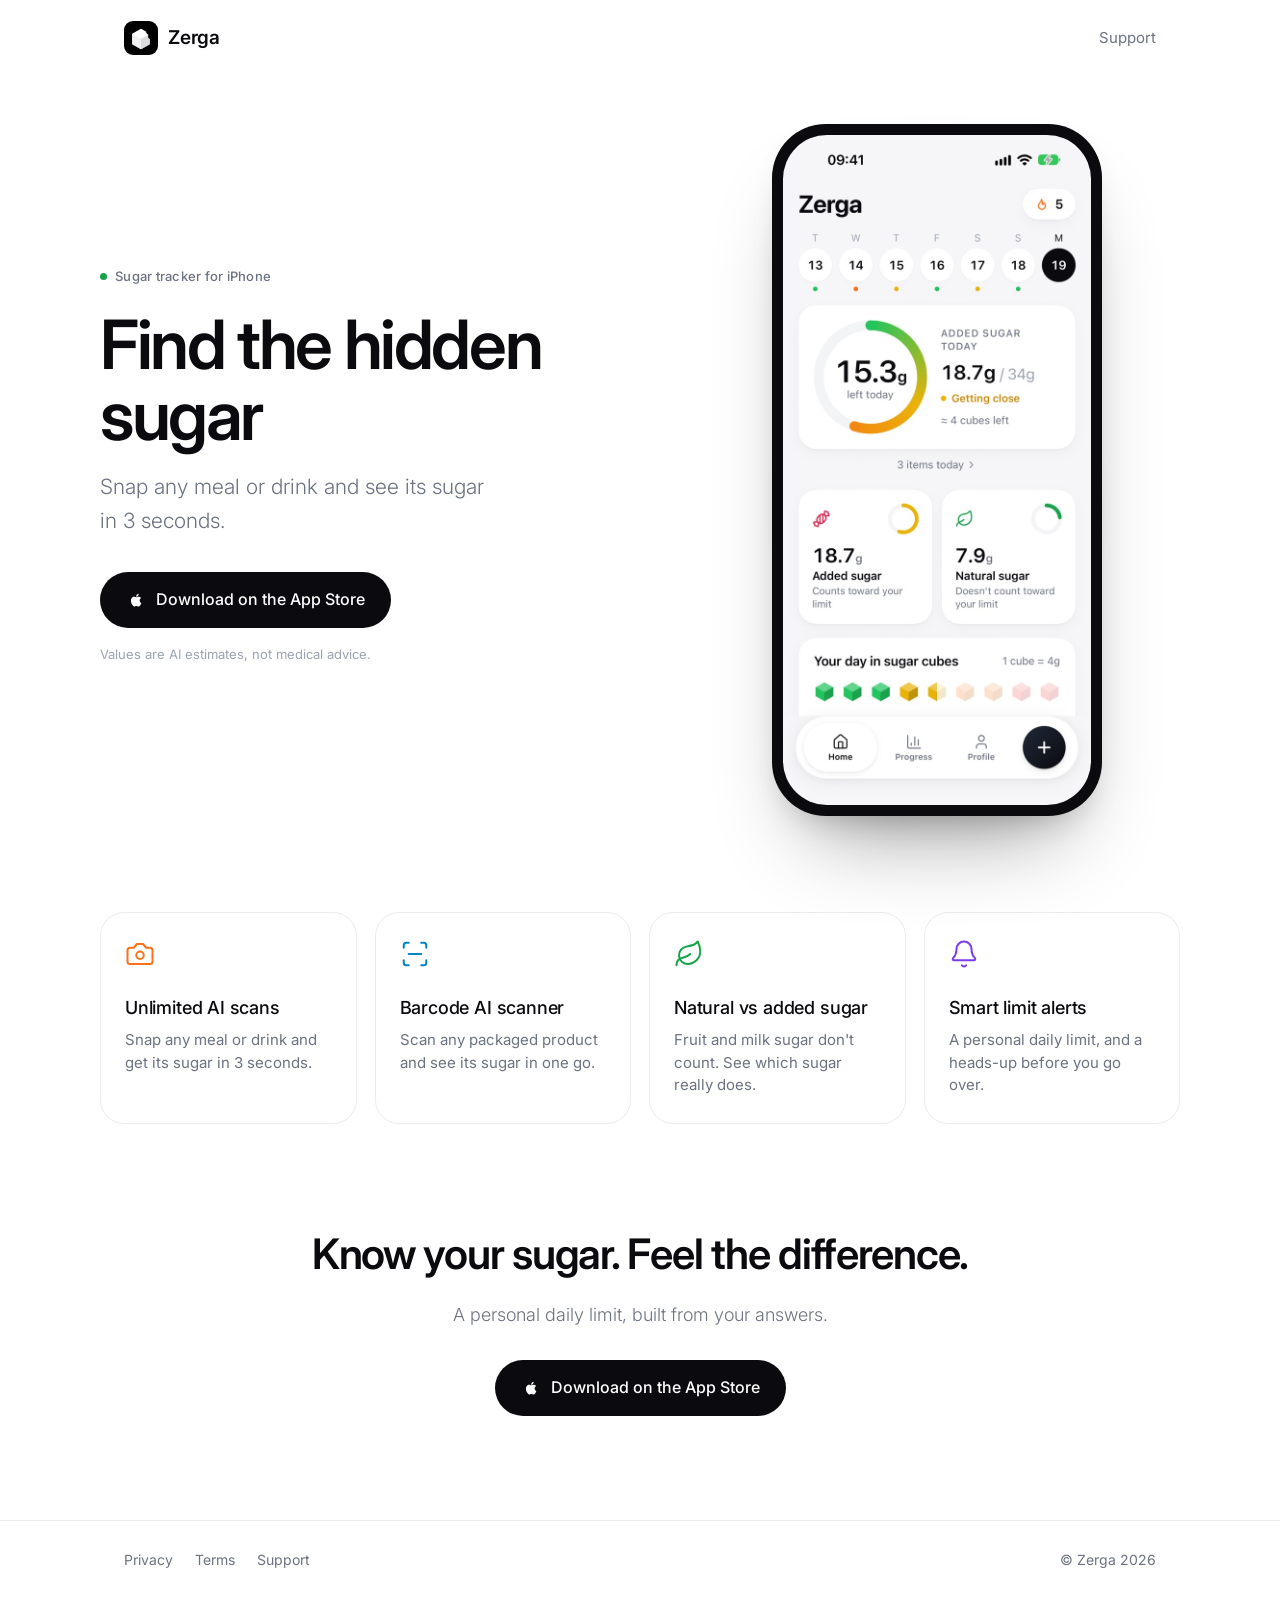
<file: index.html>
<!doctype html>
<html lang="en">
<head>
<meta charset="utf-8">
<meta name="viewport" content="width=device-width, initial-scale=1, viewport-fit=cover">
<title>Zerga · Find the hidden sugar</title>
<meta name="description" content="Snap any meal or drink and see its sugar in 3 seconds. Natural vs added sugar, a personal daily limit and smart alerts.">
<link rel="canonical" href="https://getzerga.com/">
<meta name="theme-color" content="#ffffff">
<meta property="og:title" content="Zerga · Find the hidden sugar">
<meta property="og:description" content="Snap any meal or drink and see its sugar in 3 seconds. Natural vs added sugar, a personal daily limit and smart alerts.">
<meta property="og:url" content="https://getzerga.com/">
<meta property="og:image" content="https://getzerga.com/assets/og-icon.png">
<meta name="twitter:card" content="summary">
<link rel="icon" type="image/png" href="assets/favicon-64.png">
<link rel="apple-touch-icon" href="assets/apple-touch-icon.png">
<link rel="preconnect" href="https://fonts.googleapis.com">
<link rel="preconnect" href="https://fonts.gstatic.com" crossorigin>
<link rel="stylesheet" href="https://fonts.googleapis.com/css2?family=Inter:wght@300;400;500;600&display=swap">
<link rel="stylesheet" href="assets/site.css">
</head>
<body>
<header class="wrap top">
  <a class="brand" href="./"><img src="assets/zerga-icon.png" alt="" width="34" height="34">Zerga</a>
  <a class="top-link" href="support/">Support</a>
</header>
<main>
<section class="wrap hero">
  <div>
    <div class="eyebrow"><span class="dot"></span>Sugar tracker for iPhone</div>
    <h1>Find the hidden sugar</h1>
    <p class="lead">Snap any meal or drink and see its sugar in 3 seconds.</p>
    <a class="store" href="#" data-app-store><svg viewBox="0 0 24 24" fill="currentColor" aria-hidden="true"><path d="M16.37 12.6c.02 2.3 2.02 3.07 2.04 3.08-.02.05-.32 1.1-1.06 2.18-.64.93-1.3 1.86-2.35 1.88-1.03.02-1.36-.61-2.53-.61-1.18 0-1.55.59-2.52.63-1.01.04-1.78-1.01-2.43-1.94-1.32-1.9-2.33-5.38-.98-7.73.67-1.17 1.88-1.9 3.18-1.92.99-.02 1.93.67 2.53.67.61 0 1.75-.83 2.95-.71.5.02 1.91.2 2.81 1.53-.07.05-1.68.98-1.66 2.94M14.43 6.98c.54-.65.9-1.56.8-2.46-.77.03-1.71.52-2.27 1.17-.5.58-.94 1.5-.82 2.39.86.07 1.74-.44 2.29-1.1"/></svg>Download on the App Store</a>
    <p class="note">Values are AI estimates, not medical advice.</p>
  </div>
  <div class="phone">
    <div class="phone-frame">
      <img src="assets/app-home.jpg" srcset="assets/app-home.jpg 640w, assets/app-home@2x.jpg 1080w" sizes="330px" width="640" height="1391" alt="Zerga home screen: 15.3 g of added sugar left today, added and natural sugar cards and sugar cubes" fetchpriority="high">
    </div>
  </div>
</section>
<section class="wrap features" aria-label="Features">
  <div class="feature"><svg viewBox="0 0 24 24" fill="none" stroke="#f97316" stroke-width="1.6" stroke-linecap="round" stroke-linejoin="round" aria-hidden="true"><path d="M14.5 4h-5L7 7H4a2 2 0 0 0-2 2v9a2 2 0 0 0 2 2h16a2 2 0 0 0 2-2V9a2 2 0 0 0-2-2h-3l-2.5-3z"/><circle cx="12" cy="13" r="3"/></svg><h3>Unlimited AI scans</h3><p>Snap any meal or drink and get its sugar in 3 seconds.</p></div>
  <div class="feature"><svg viewBox="0 0 24 24" fill="none" stroke="#0284c7" stroke-width="1.6" stroke-linecap="round" stroke-linejoin="round" aria-hidden="true"><path d="M3 7V5a2 2 0 0 1 2-2h2"/><path d="M17 3h2a2 2 0 0 1 2 2v2"/><path d="M21 17v2a2 2 0 0 1-2 2h-2"/><path d="M7 21H5a2 2 0 0 1-2-2v-2"/><path d="M7 12h10"/></svg><h3>Barcode AI scanner</h3><p>Scan any packaged product and see its sugar in one go.</p></div>
  <div class="feature"><svg viewBox="0 0 24 24" fill="none" stroke="#16a34a" stroke-width="1.6" stroke-linecap="round" stroke-linejoin="round" aria-hidden="true"><path d="M11 20A7 7 0 0 1 9.8 6.1C15.5 5 17 4.48 19 2c1 2 2 4.18 2 8 0 5.5-4.78 10-10 10Z"/><path d="M2 21c0-3 1.85-5.36 5.08-6C9.5 14.52 12 13 13 12"/></svg><h3>Natural vs added sugar</h3><p>Fruit and milk sugar don't count. See which sugar really does.</p></div>
  <div class="feature"><svg viewBox="0 0 24 24" fill="none" stroke="#7c3aed" stroke-width="1.6" stroke-linecap="round" stroke-linejoin="round" aria-hidden="true"><path d="M10.268 21a2 2 0 0 0 3.464 0"/><path d="M3.262 15.326A1 1 0 0 0 4 17h16a1 1 0 0 0 .74-1.673C19.41 13.956 18 12.499 18 8A6 6 0 0 0 6 8c0 4.499-1.411 5.956-2.738 7.326"/></svg><h3>Smart limit alerts</h3><p>A personal daily limit, and a heads-up before you go over.</p></div>
</section>
<section class="wrap cta">
  <h2>Know your sugar. Feel the difference.</h2>
  <p>A personal daily limit, built from your answers.</p>
  <a class="store" href="#" data-app-store><svg viewBox="0 0 24 24" fill="currentColor" aria-hidden="true"><path d="M16.37 12.6c.02 2.3 2.02 3.07 2.04 3.08-.02.05-.32 1.1-1.06 2.18-.64.93-1.3 1.86-2.35 1.88-1.03.02-1.36-.61-2.53-.61-1.18 0-1.55.59-2.52.63-1.01.04-1.78-1.01-2.43-1.94-1.32-1.9-2.33-5.38-.98-7.73.67-1.17 1.88-1.9 3.18-1.92.99-.02 1.93.67 2.53.67.61 0 1.75-.83 2.95-.71.5.02 1.91.2 2.81 1.53-.07.05-1.68.98-1.66 2.94M14.43 6.98c.54-.65.9-1.56.8-2.46-.77.03-1.71.52-2.27 1.17-.5.58-.94 1.5-.82 2.39.86.07 1.74-.44 2.29-1.1"/></svg>Download on the App Store</a>
</section>
</main>
<script>
  // Paste the App Store link here once the app is live.
  const APP_STORE_URL = "";
  if (APP_STORE_URL) document.querySelectorAll("[data-app-store]").forEach((a) => (a.href = APP_STORE_URL));
</script>
<footer class="foot">
  <div class="wrap">
    <nav><a href="privacy/">Privacy</a><a href="terms/">Terms</a><a href="support/">Support</a></nav>
    <span>© Zerga 2026</span>
  </div>
</footer>
</body>
</html>
</file>
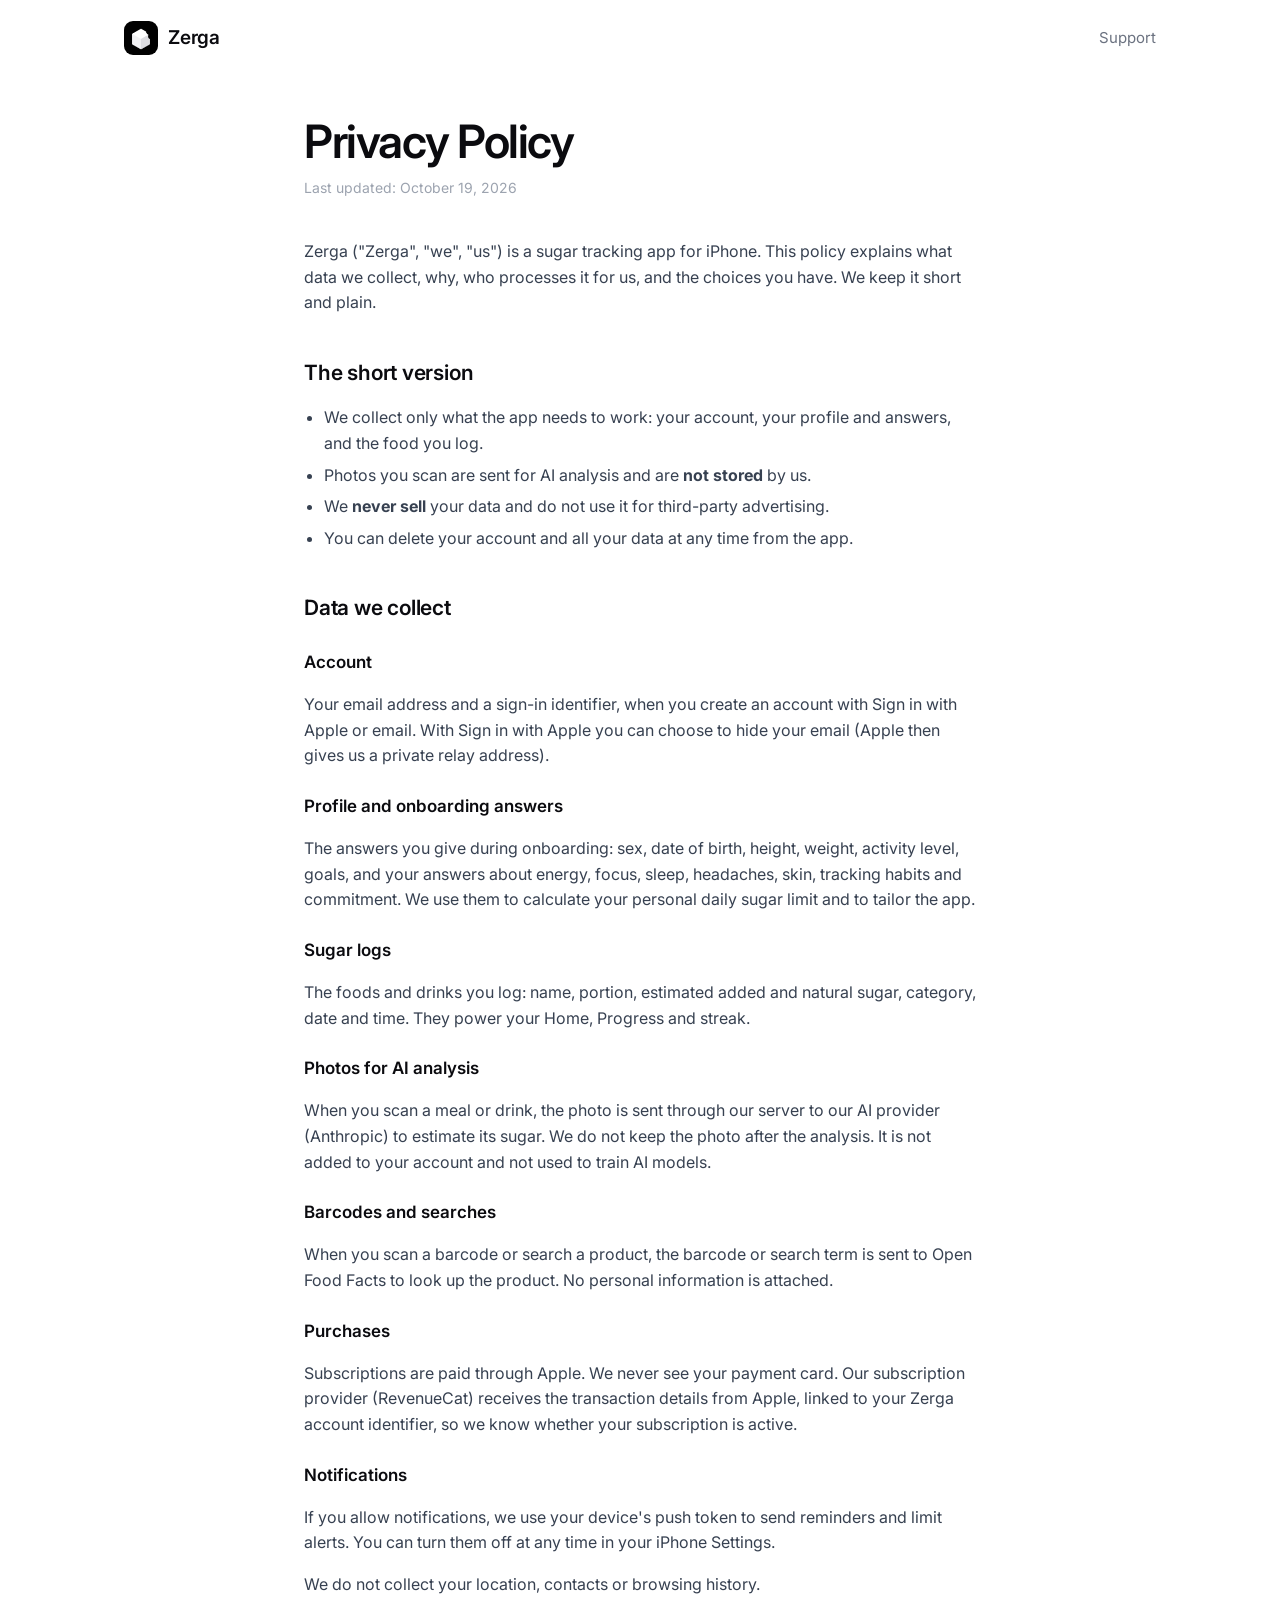
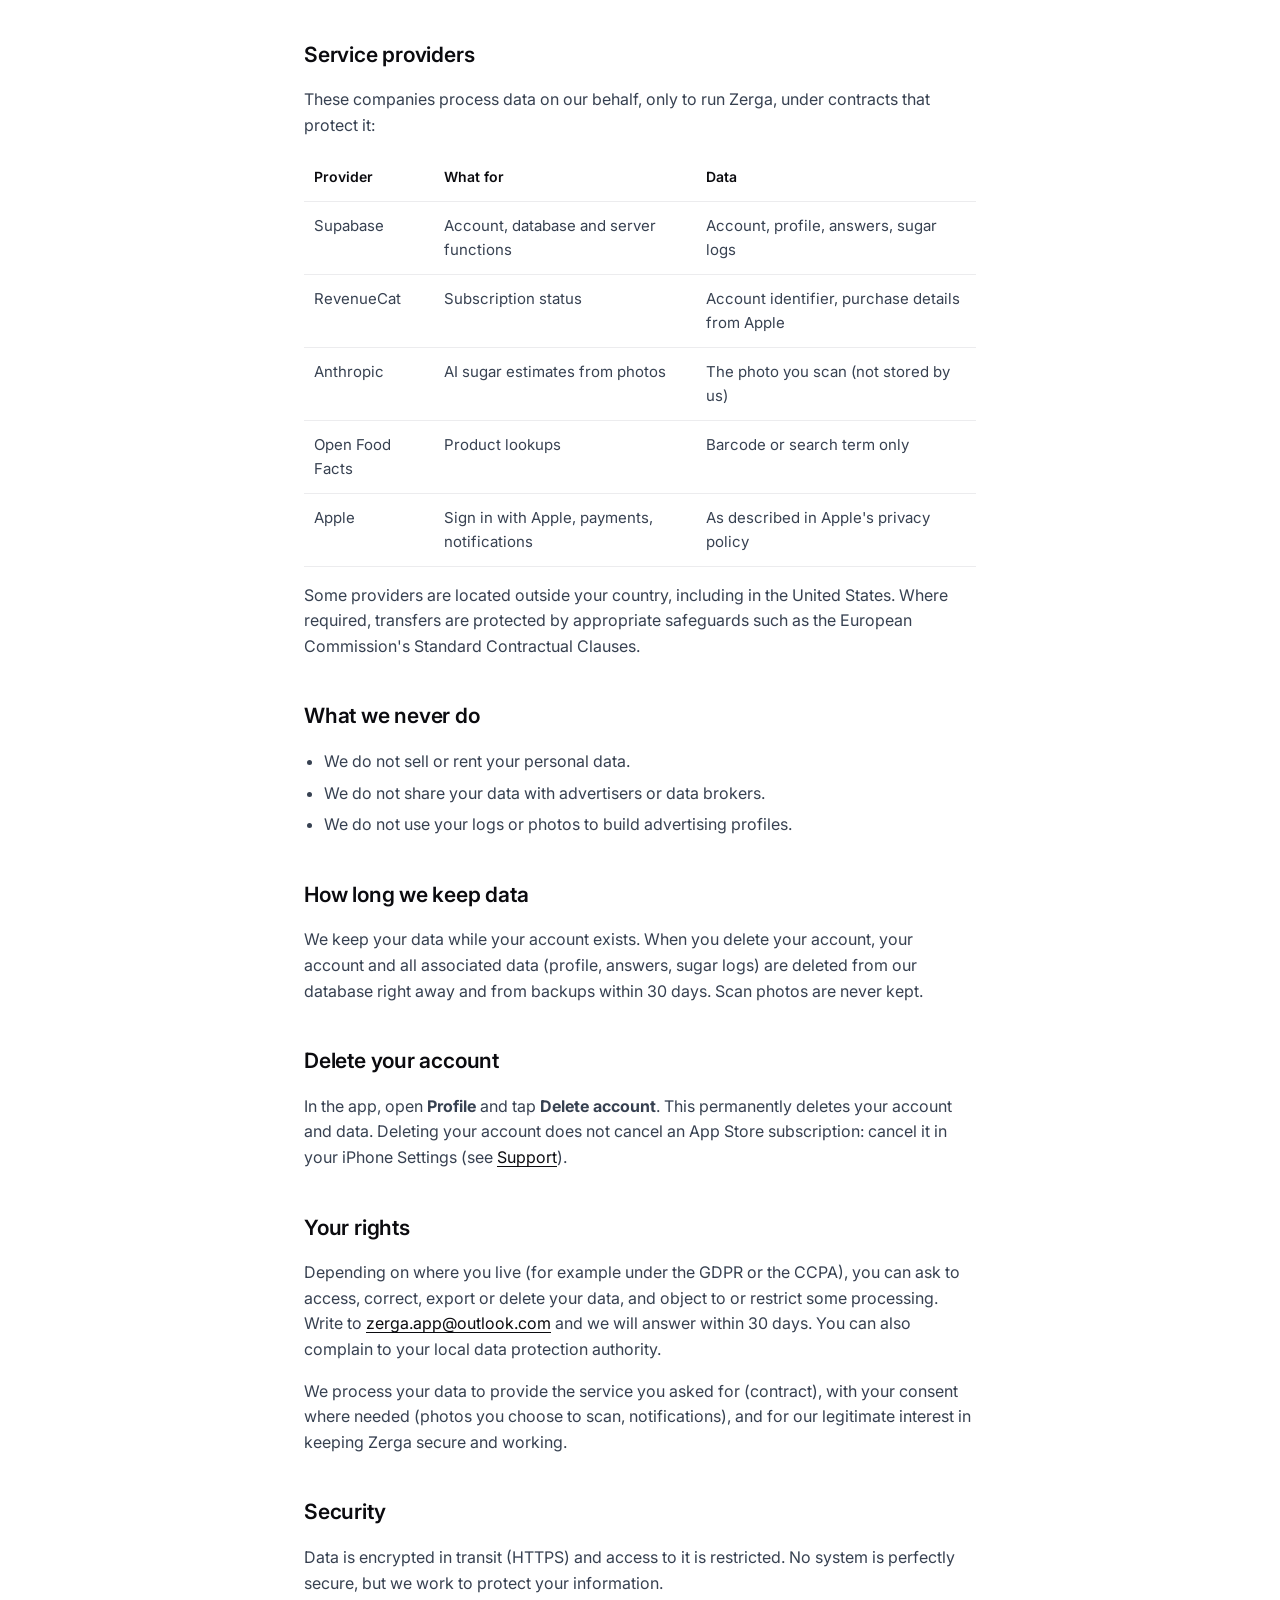
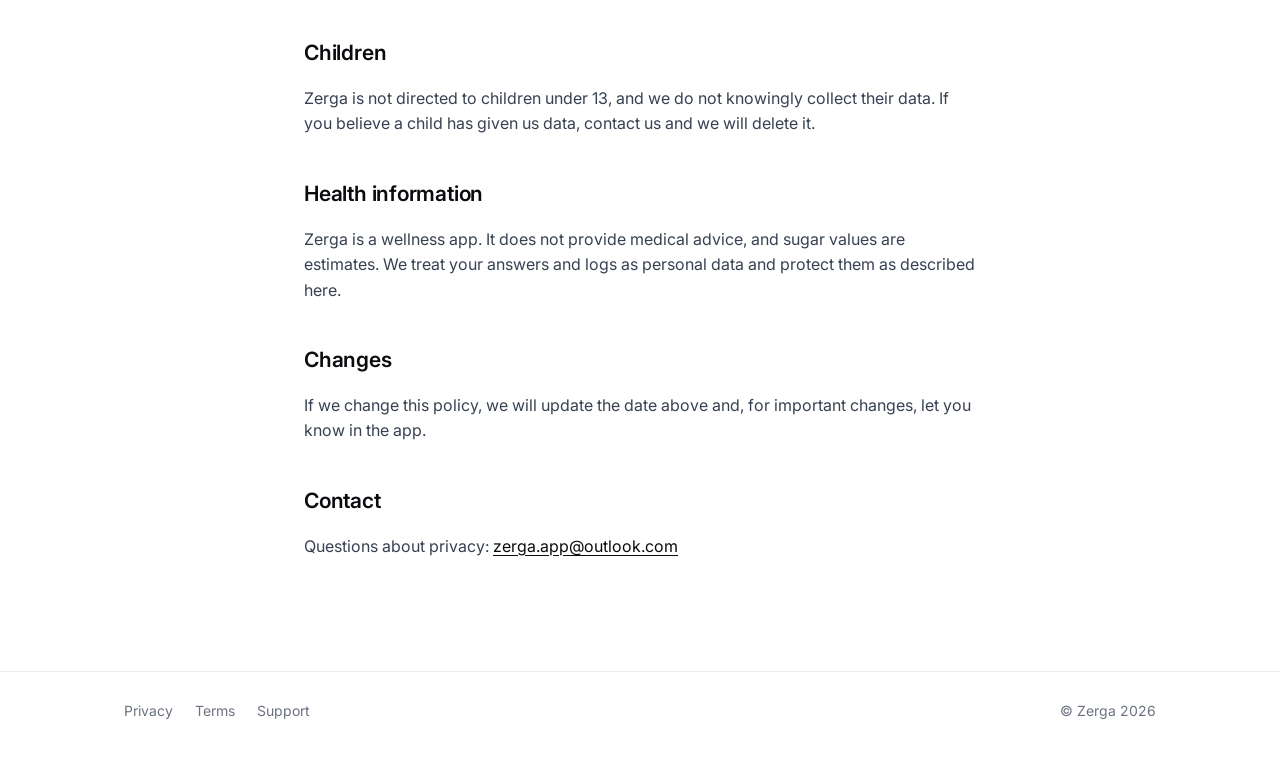
<file: privacy/index.html>
<!doctype html>
<html lang="en">
<head>
<meta charset="utf-8">
<meta name="viewport" content="width=device-width, initial-scale=1, viewport-fit=cover">
<title>Privacy Policy · Zerga</title>
<meta name="description" content="How Zerga collects, uses and protects your data.">
<link rel="canonical" href="https://getzerga.com/privacy/">
<meta name="theme-color" content="#ffffff">
<meta property="og:title" content="Privacy Policy · Zerga">
<meta property="og:description" content="How Zerga collects, uses and protects your data.">
<meta property="og:url" content="https://getzerga.com/privacy/">
<meta property="og:image" content="https://getzerga.com/assets/og-icon.png">
<meta name="twitter:card" content="summary">
<link rel="icon" type="image/png" href="../assets/favicon-64.png">
<link rel="apple-touch-icon" href="../assets/apple-touch-icon.png">
<link rel="preconnect" href="https://fonts.googleapis.com">
<link rel="preconnect" href="https://fonts.gstatic.com" crossorigin>
<link rel="stylesheet" href="https://fonts.googleapis.com/css2?family=Inter:wght@300;400;500;600&display=swap">
<link rel="stylesheet" href="../assets/site.css">
</head>
<body>
<header class="wrap top">
  <a class="brand" href="../"><img src="../assets/zerga-icon.png" alt="" width="34" height="34">Zerga</a>
  <a class="top-link" href="../support/">Support</a>
</header>
<main class="doc">
<h1>Privacy Policy</h1>
<p class="updated">Last updated: October 19, 2026</p>
<p>Zerga ("Zerga", "we", "us") is a sugar tracking app for iPhone. This policy explains what data we collect, why, who processes it for us, and the choices you have. We keep it short and plain.</p>

<h2>The short version</h2>
<ul>
  <li>We collect only what the app needs to work: your account, your profile and answers, and the food you log.</li>
  <li>Photos you scan are sent for AI analysis and are <strong>not stored</strong> by us.</li>
  <li>We <strong>never sell</strong> your data and do not use it for third-party advertising.</li>
  <li>You can delete your account and all your data at any time from the app.</li>
</ul>

<h2>Data we collect</h2>
<h3>Account</h3>
<p>Your email address and a sign-in identifier, when you create an account with Sign in with Apple or email. With Sign in with Apple you can choose to hide your email (Apple then gives us a private relay address).</p>
<h3>Profile and onboarding answers</h3>
<p>The answers you give during onboarding: sex, date of birth, height, weight, activity level, goals, and your answers about energy, focus, sleep, headaches, skin, tracking habits and commitment. We use them to calculate your personal daily sugar limit and to tailor the app.</p>
<h3>Sugar logs</h3>
<p>The foods and drinks you log: name, portion, estimated added and natural sugar, category, date and time. They power your Home, Progress and streak.</p>
<h3>Photos for AI analysis</h3>
<p>When you scan a meal or drink, the photo is sent through our server to our AI provider (Anthropic) to estimate its sugar. We do not keep the photo after the analysis. It is not added to your account and not used to train AI models.</p>
<h3>Barcodes and searches</h3>
<p>When you scan a barcode or search a product, the barcode or search term is sent to Open Food Facts to look up the product. No personal information is attached.</p>
<h3>Purchases</h3>
<p>Subscriptions are paid through Apple. We never see your payment card. Our subscription provider (RevenueCat) receives the transaction details from Apple, linked to your Zerga account identifier, so we know whether your subscription is active.</p>
<h3>Notifications</h3>
<p>If you allow notifications, we use your device's push token to send reminders and limit alerts. You can turn them off at any time in your iPhone Settings.</p>
<p>We do not collect your location, contacts or browsing history.</p>

<h2>Service providers</h2>
<p>These companies process data on our behalf, only to run Zerga, under contracts that protect it:</p>
<table>
  <tr><th>Provider</th><th>What for</th><th>Data</th></tr>
  <tr><td>Supabase</td><td>Account, database and server functions</td><td>Account, profile, answers, sugar logs</td></tr>
  <tr><td>RevenueCat</td><td>Subscription status</td><td>Account identifier, purchase details from Apple</td></tr>
  <tr><td>Anthropic</td><td>AI sugar estimates from photos</td><td>The photo you scan (not stored by us)</td></tr>
  <tr><td>Open Food Facts</td><td>Product lookups</td><td>Barcode or search term only</td></tr>
  <tr><td>Apple</td><td>Sign in with Apple, payments, notifications</td><td>As described in Apple's privacy policy</td></tr>
</table>
<p>Some providers are located outside your country, including in the United States. Where required, transfers are protected by appropriate safeguards such as the European Commission's Standard Contractual Clauses.</p>

<h2>What we never do</h2>
<ul>
  <li>We do not sell or rent your personal data.</li>
  <li>We do not share your data with advertisers or data brokers.</li>
  <li>We do not use your logs or photos to build advertising profiles.</li>
</ul>

<h2>How long we keep data</h2>
<p>We keep your data while your account exists. When you delete your account, your account and all associated data (profile, answers, sugar logs) are deleted from our database right away and from backups within 30 days. Scan photos are never kept.</p>

<h2>Delete your account</h2>
<p>In the app, open <strong>Profile</strong> and tap <strong>Delete account</strong>. This permanently deletes your account and data. Deleting your account does not cancel an App Store subscription: cancel it in your iPhone Settings (see <a href="../support/">Support</a>).</p>

<h2>Your rights</h2>
<p>Depending on where you live (for example under the GDPR or the CCPA), you can ask to access, correct, export or delete your data, and object to or restrict some processing. Write to <a href="mailto:zerga.app@outlook.com">zerga.app@outlook.com</a> and we will answer within 30 days. You can also complain to your local data protection authority.</p>
<p>We process your data to provide the service you asked for (contract), with your consent where needed (photos you choose to scan, notifications), and for our legitimate interest in keeping Zerga secure and working.</p>

<h2>Security</h2>
<p>Data is encrypted in transit (HTTPS) and access to it is restricted. No system is perfectly secure, but we work to protect your information.</p>

<h2>Children</h2>
<p>Zerga is not directed to children under 13, and we do not knowingly collect their data. If you believe a child has given us data, contact us and we will delete it.</p>

<h2>Health information</h2>
<p>Zerga is a wellness app. It does not provide medical advice, and sugar values are estimates. We treat your answers and logs as personal data and protect them as described here.</p>

<h2>Changes</h2>
<p>If we change this policy, we will update the date above and, for important changes, let you know in the app.</p>

<h2>Contact</h2>
<p>Questions about privacy: <a href="mailto:zerga.app@outlook.com">zerga.app@outlook.com</a></p>
</main>
<footer class="foot">
  <div class="wrap">
    <nav><a href="../privacy/">Privacy</a><a href="../terms/">Terms</a><a href="../support/">Support</a></nav>
    <span>© Zerga 2026</span>
  </div>
</footer>
</body>
</html>
</file>
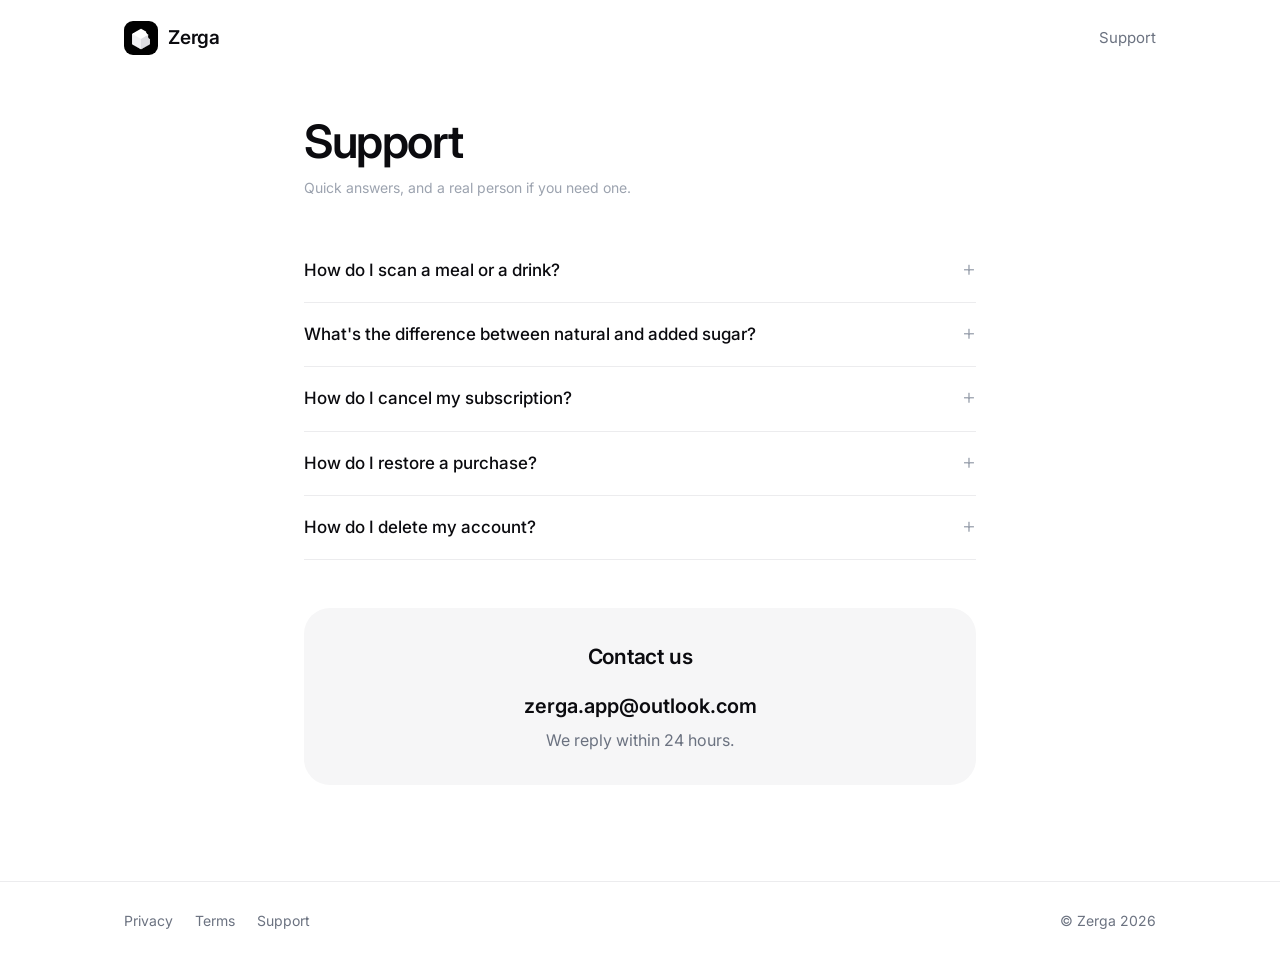
<file: support/index.html>
<!doctype html>
<html lang="en">
<head>
<meta charset="utf-8">
<meta name="viewport" content="width=device-width, initial-scale=1, viewport-fit=cover">
<title>Support · Zerga</title>
<meta name="description" content="Help with scanning, subscriptions, restoring purchases and deleting your account.">
<link rel="canonical" href="https://getzerga.com/support/">
<meta name="theme-color" content="#ffffff">
<meta property="og:title" content="Support · Zerga">
<meta property="og:description" content="Help with scanning, subscriptions, restoring purchases and deleting your account.">
<meta property="og:url" content="https://getzerga.com/support/">
<meta property="og:image" content="https://getzerga.com/assets/og-icon.png">
<meta name="twitter:card" content="summary">
<link rel="icon" type="image/png" href="../assets/favicon-64.png">
<link rel="apple-touch-icon" href="../assets/apple-touch-icon.png">
<link rel="preconnect" href="https://fonts.googleapis.com">
<link rel="preconnect" href="https://fonts.gstatic.com" crossorigin>
<link rel="stylesheet" href="https://fonts.googleapis.com/css2?family=Inter:wght@300;400;500;600&display=swap">
<link rel="stylesheet" href="../assets/site.css">
</head>
<body>
<header class="wrap top">
  <a class="brand" href="../"><img src="../assets/zerga-icon.png" alt="" width="34" height="34">Zerga</a>
  <a class="top-link" href="../support/">Support</a>
</header>
<main class="doc">
<h1>Support</h1>
<p class="updated">Quick answers, and a real person if you need one.</p>
<div class="faq">
  <details><summary>How do I scan a meal or a drink?</summary><p>Tap the <strong>+</strong> button, then <strong>Scan food</strong>, and take a photo. Zerga estimates its added and natural sugar in about 3 seconds. You can also scan a barcode, search our food database, or add sugar manually. Every value can be edited before you save it.</p></details>
  <details><summary>What's the difference between natural and added sugar?</summary><p>Natural sugar is found in whole fruit, vegetables and plain milk or yogurt. Added sugar is put in during cooking or processing, plus honey, syrups and fruit juice. Only <strong>added sugar</strong> counts toward your daily limit.</p></details>
  <details><summary>How do I cancel my subscription?</summary><p>On your iPhone, open <strong>Settings → [your name] → Subscriptions → Zerga</strong> and tap <strong>Cancel Subscription</strong>. You keep Pro until the end of the period you paid for. Deleting the app does not cancel the subscription.</p></details>
  <details><summary>How do I restore a purchase?</summary><p>Make sure you are signed in to the App Store with the Apple ID you used to subscribe. Then tap <strong>Restore</strong> at the bottom of the subscription screen in Zerga.</p></details>
  <details><summary>How do I delete my account?</summary><p>In Zerga, open <strong>Profile</strong> and tap <strong>Delete account</strong>. Your account and all your data are permanently deleted. If you have a subscription, cancel it in your iPhone Settings too.</p></details>
</div>
<div class="contact">
  <h2>Contact us</h2>
  <a class="mail" href="mailto:zerga.app@outlook.com">zerga.app@outlook.com</a>
  <p>We reply within 24 hours.</p>
</div>
</main>
<footer class="foot">
  <div class="wrap">
    <nav><a href="../privacy/">Privacy</a><a href="../terms/">Terms</a><a href="../support/">Support</a></nav>
    <span>© Zerga 2026</span>
  </div>
</footer>
</body>
</html>
</file>
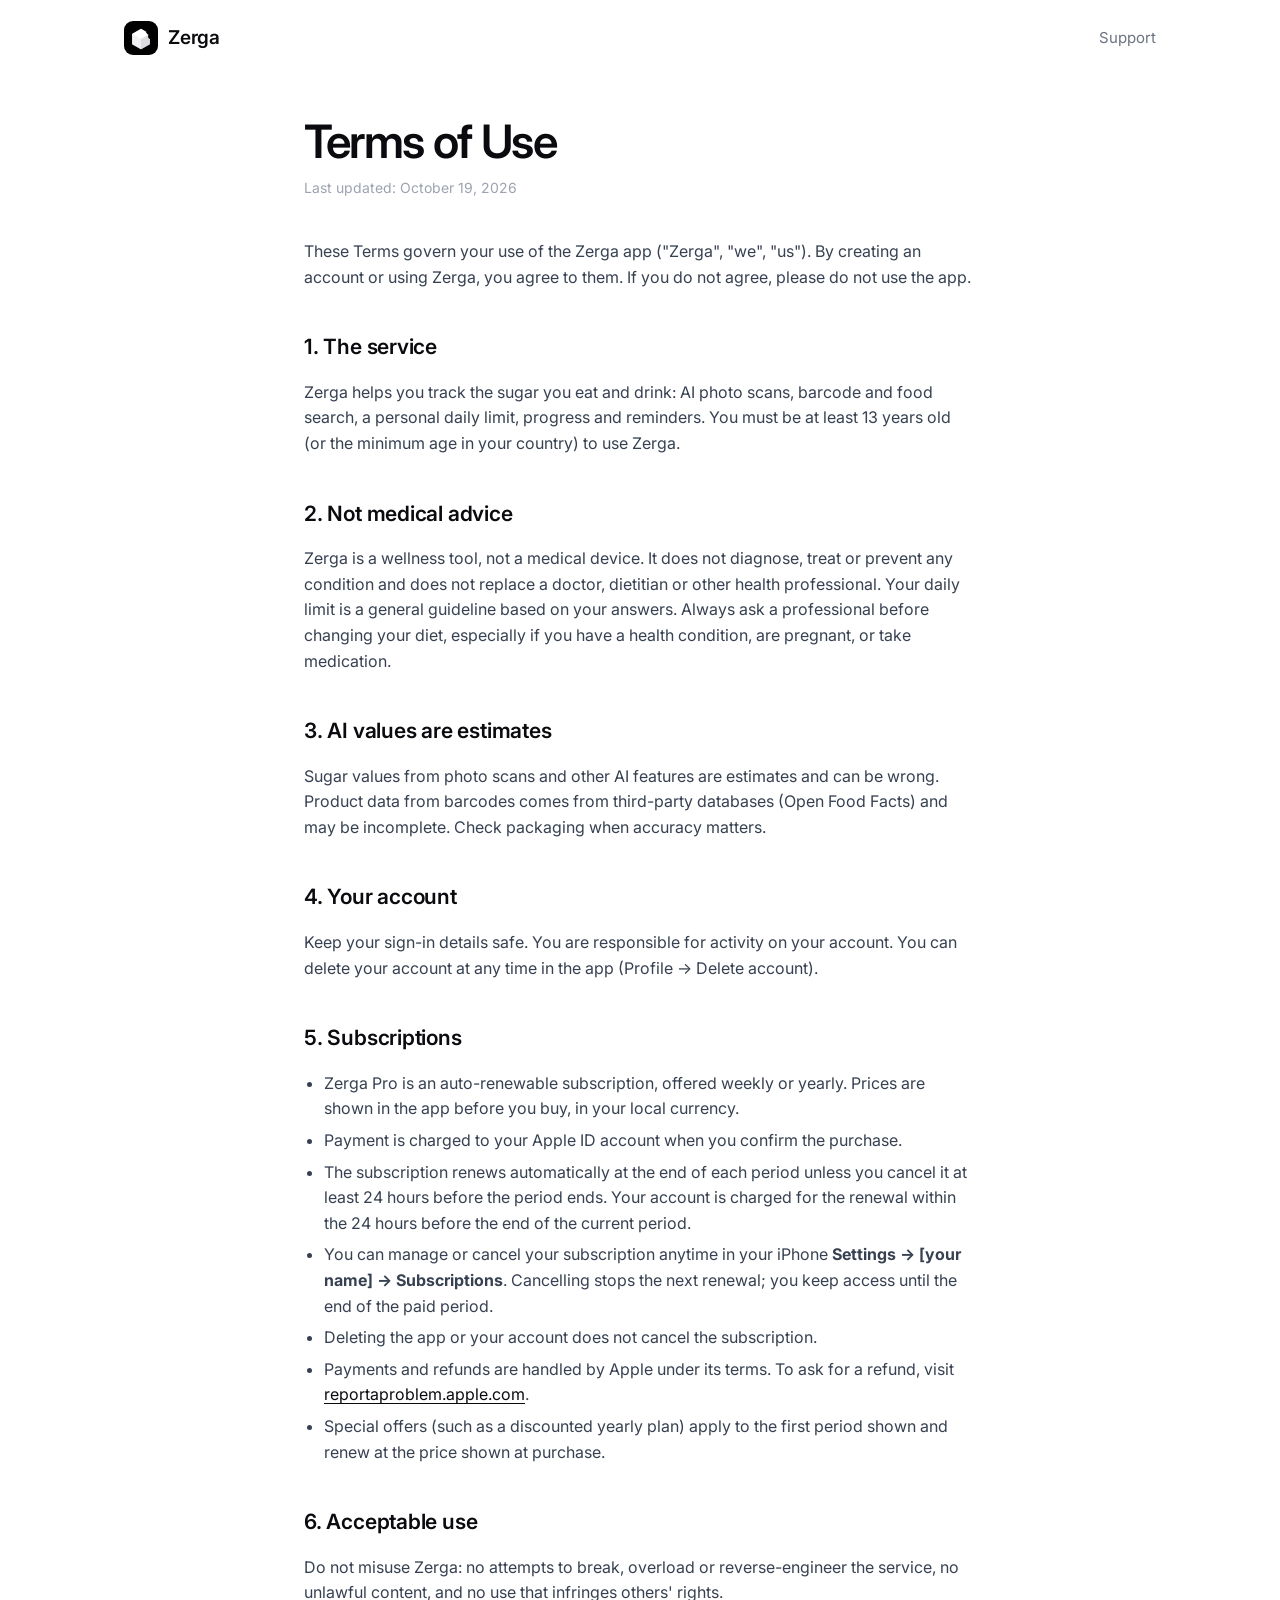
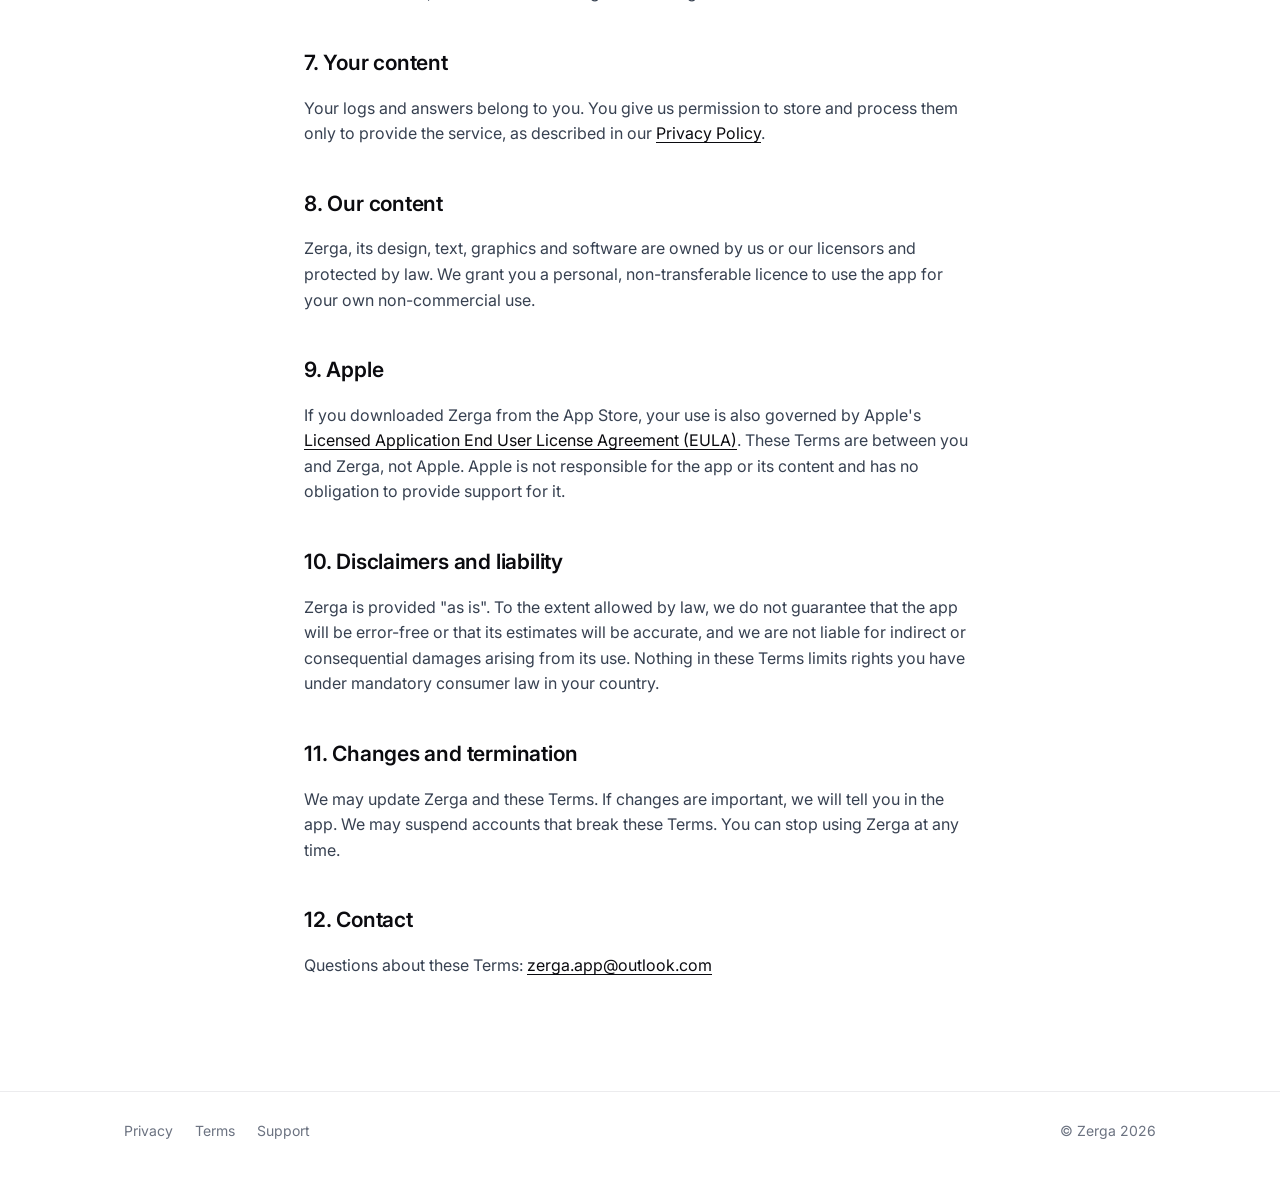
<file: terms/index.html>
<!doctype html>
<html lang="en">
<head>
<meta charset="utf-8">
<meta name="viewport" content="width=device-width, initial-scale=1, viewport-fit=cover">
<title>Terms of Use · Zerga</title>
<meta name="description" content="The terms for using Zerga and its subscriptions.">
<link rel="canonical" href="https://getzerga.com/terms/">
<meta name="theme-color" content="#ffffff">
<meta property="og:title" content="Terms of Use · Zerga">
<meta property="og:description" content="The terms for using Zerga and its subscriptions.">
<meta property="og:url" content="https://getzerga.com/terms/">
<meta property="og:image" content="https://getzerga.com/assets/og-icon.png">
<meta name="twitter:card" content="summary">
<link rel="icon" type="image/png" href="../assets/favicon-64.png">
<link rel="apple-touch-icon" href="../assets/apple-touch-icon.png">
<link rel="preconnect" href="https://fonts.googleapis.com">
<link rel="preconnect" href="https://fonts.gstatic.com" crossorigin>
<link rel="stylesheet" href="https://fonts.googleapis.com/css2?family=Inter:wght@300;400;500;600&display=swap">
<link rel="stylesheet" href="../assets/site.css">
</head>
<body>
<header class="wrap top">
  <a class="brand" href="../"><img src="../assets/zerga-icon.png" alt="" width="34" height="34">Zerga</a>
  <a class="top-link" href="../support/">Support</a>
</header>
<main class="doc">
<h1>Terms of Use</h1>
<p class="updated">Last updated: October 19, 2026</p>
<p>These Terms govern your use of the Zerga app ("Zerga", "we", "us"). By creating an account or using Zerga, you agree to them. If you do not agree, please do not use the app.</p>

<h2>1. The service</h2>
<p>Zerga helps you track the sugar you eat and drink: AI photo scans, barcode and food search, a personal daily limit, progress and reminders. You must be at least 13 years old (or the minimum age in your country) to use Zerga.</p>

<h2>2. Not medical advice</h2>
<p>Zerga is a wellness tool, not a medical device. It does not diagnose, treat or prevent any condition and does not replace a doctor, dietitian or other health professional. Your daily limit is a general guideline based on your answers. Always ask a professional before changing your diet, especially if you have a health condition, are pregnant, or take medication.</p>

<h2>3. AI values are estimates</h2>
<p>Sugar values from photo scans and other AI features are estimates and can be wrong. Product data from barcodes comes from third-party databases (Open Food Facts) and may be incomplete. Check packaging when accuracy matters.</p>

<h2>4. Your account</h2>
<p>Keep your sign-in details safe. You are responsible for activity on your account. You can delete your account at any time in the app (Profile → Delete account).</p>

<h2>5. Subscriptions</h2>
<ul>
  <li>Zerga Pro is an auto-renewable subscription, offered weekly or yearly. Prices are shown in the app before you buy, in your local currency.</li>
  <li>Payment is charged to your Apple ID account when you confirm the purchase.</li>
  <li>The subscription renews automatically at the end of each period unless you cancel it at least 24 hours before the period ends. Your account is charged for the renewal within the 24 hours before the end of the current period.</li>
  <li>You can manage or cancel your subscription anytime in your iPhone <strong>Settings → [your name] → Subscriptions</strong>. Cancelling stops the next renewal; you keep access until the end of the paid period.</li>
  <li>Deleting the app or your account does not cancel the subscription.</li>
  <li>Payments and refunds are handled by Apple under its terms. To ask for a refund, visit <a href="https://reportaproblem.apple.com">reportaproblem.apple.com</a>.</li>
  <li>Special offers (such as a discounted yearly plan) apply to the first period shown and renew at the price shown at purchase.</li>
</ul>

<h2>6. Acceptable use</h2>
<p>Do not misuse Zerga: no attempts to break, overload or reverse-engineer the service, no unlawful content, and no use that infringes others' rights.</p>

<h2>7. Your content</h2>
<p>Your logs and answers belong to you. You give us permission to store and process them only to provide the service, as described in our <a href="../privacy/">Privacy Policy</a>.</p>

<h2>8. Our content</h2>
<p>Zerga, its design, text, graphics and software are owned by us or our licensors and protected by law. We grant you a personal, non-transferable licence to use the app for your own non-commercial use.</p>

<h2>9. Apple</h2>
<p>If you downloaded Zerga from the App Store, your use is also governed by Apple's <a href="https://www.apple.com/legal/internet-services/itunes/dev/stdeula/">Licensed Application End User License Agreement (EULA)</a>. These Terms are between you and Zerga, not Apple. Apple is not responsible for the app or its content and has no obligation to provide support for it.</p>

<h2>10. Disclaimers and liability</h2>
<p>Zerga is provided "as is". To the extent allowed by law, we do not guarantee that the app will be error-free or that its estimates will be accurate, and we are not liable for indirect or consequential damages arising from its use. Nothing in these Terms limits rights you have under mandatory consumer law in your country.</p>

<h2>11. Changes and termination</h2>
<p>We may update Zerga and these Terms. If changes are important, we will tell you in the app. We may suspend accounts that break these Terms. You can stop using Zerga at any time.</p>

<h2>12. Contact</h2>
<p>Questions about these Terms: <a href="mailto:zerga.app@outlook.com">zerga.app@outlook.com</a></p>
</main>
<footer class="foot">
  <div class="wrap">
    <nav><a href="../privacy/">Privacy</a><a href="../terms/">Terms</a><a href="../support/">Support</a></nav>
    <span>© Zerga 2026</span>
  </div>
</footer>
</body>
</html>
</file>
<file: assets/site.css>
/* Zerga website: white, thin Inter, black and white with the app's icon colours. */
:root {
  --ink: #0b0b0f;
  --muted: #6b7280;
  --faint: #9ca3af;
  --line: #ececee;
  --soft: #f6f6f7;
  --orange: #f97316;
  --blue: #0284c7;
  --green: #16a34a;
  --violet: #7c3aed;
  --max: 1080px;
}

* { box-sizing: border-box; }

html { -webkit-text-size-adjust: 100%; }

body {
  margin: 0;
  background: #fff;
  color: var(--ink);
  font-family: "Inter", -apple-system, BlinkMacSystemFont, "Segoe UI", Roboto, sans-serif;
  font-weight: 400;
  line-height: 1.6;
  -webkit-font-smoothing: antialiased;
}

a { color: inherit; }

img { max-width: 100%; display: block; }

.wrap { max-width: var(--max); margin: 0 auto; padding: 0 24px; }

/* Header */
.top { display: flex; align-items: center; justify-content: space-between; height: 76px; }
.brand { display: inline-flex; align-items: center; gap: 10px; text-decoration: none; font-weight: 600; font-size: 19px; letter-spacing: -0.01em; }
.brand img { width: 34px; height: 34px; border-radius: 9px; }
.top-link { font-size: 15px; color: var(--muted); text-decoration: none; }
.top-link:hover { color: var(--ink); }

/* Buttons */
.store {
  display: inline-flex; align-items: center; gap: 10px;
  height: 56px; padding: 0 26px; border-radius: 999px;
  background: var(--ink); color: #fff; text-decoration: none;
  font-size: 16px; font-weight: 500;
  transition: transform .15s ease, opacity .15s ease;
}
.store:hover { opacity: .9; }
.store:active { transform: scale(.98); }
.store svg { width: 20px; height: 20px; }

/* Landing */
.hero { display: grid; grid-template-columns: 1.05fr .95fr; gap: 56px; align-items: center; padding: 48px 0 88px; }
.hero h1 { font-size: clamp(44px, 6vw, 68px); line-height: 1.04; letter-spacing: -0.035em; font-weight: 600; margin: 0 0 20px; }
.hero p.lead { font-size: clamp(18px, 2vw, 21px); color: var(--muted); margin: 0 0 34px; max-width: 30ch; font-weight: 300; }
.eyebrow { display: inline-flex; align-items: center; gap: 8px; font-size: 13px; font-weight: 500; color: var(--muted); letter-spacing: .02em; margin-bottom: 22px; }
.eyebrow .dot { width: 7px; height: 7px; border-radius: 50%; background: var(--green); }
.note { margin-top: 16px; font-size: 13px; color: var(--faint); }

.phone { justify-self: center; position: relative; width: min(330px, 78vw); }
.phone::before {
  content: ""; position: absolute; inset: 10% -20% 0; z-index: -1;
  background: radial-gradient(closest-side, rgba(249,115,22,.10), rgba(22,163,74,.06) 55%, transparent 75%);
}
.phone-frame {
  border-radius: 54px; padding: 11px; background: #0b0b0f;
  box-shadow: 0 50px 90px -40px rgba(0,0,0,.45), 0 16px 34px -18px rgba(0,0,0,.25);
}
.phone-frame img { border-radius: 44px; width: 100%; height: auto; aspect-ratio: 1206 / 2622; object-fit: cover; }

.features { display: grid; grid-template-columns: repeat(4, 1fr); gap: 18px; padding: 8px 0 96px; }
.feature { border: 1px solid var(--line); border-radius: 24px; padding: 26px 24px; }
.feature svg { width: 30px; height: 30px; margin-bottom: 18px; }
.feature h3 { margin: 0 0 6px; font-size: 18px; font-weight: 500; letter-spacing: -0.01em; }
.feature p { margin: 0; font-size: 15px; color: var(--muted); line-height: 1.5; }

.cta { text-align: center; padding: 0 0 104px; }
.cta h2 { font-size: clamp(30px, 4vw, 42px); letter-spacing: -0.03em; font-weight: 600; margin: 0 0 14px; }
.cta p { color: var(--muted); margin: 0 0 30px; font-size: 18px; font-weight: 300; }

/* Text pages */
.doc { max-width: 720px; margin: 0 auto; padding: 40px 24px 96px; }
.doc h1 { font-size: clamp(34px, 5vw, 46px); letter-spacing: -0.03em; font-weight: 600; line-height: 1.1; margin: 0 0 10px; }
.doc .updated { color: var(--faint); font-size: 14px; margin: 0 0 40px; }
.doc h2 { font-size: 21px; font-weight: 600; letter-spacing: -0.01em; margin: 40px 0 10px; }
.doc h3 { font-size: 17px; font-weight: 600; margin: 24px 0 6px; }
.doc p, .doc li { font-size: 16px; color: #374151; }
.doc ul { padding-left: 20px; }
.doc li { margin: 6px 0; }
.doc a { color: var(--ink); text-underline-offset: 3px; }
.doc table { width: 100%; border-collapse: collapse; margin: 12px 0 8px; font-size: 15px; }
.doc th, .doc td { text-align: left; vertical-align: top; padding: 12px 10px; border-bottom: 1px solid var(--line); color: #374151; }
.doc th { font-weight: 600; color: var(--ink); font-size: 14px; }

/* Support */
.faq details { border-bottom: 1px solid var(--line); padding: 18px 0; }
.faq summary { cursor: pointer; list-style: none; font-size: 17px; font-weight: 500; display: flex; justify-content: space-between; gap: 16px; }
.faq summary::-webkit-details-marker { display: none; }
.faq summary::after { content: "+"; color: var(--faint); font-weight: 300; font-size: 22px; line-height: 1; }
.faq details[open] summary::after { content: "−"; }
.faq details p { margin: 12px 0 0; }
.contact { margin-top: 48px; border-radius: 26px; background: var(--soft); padding: 32px; text-align: center; }
.contact h2 { margin: 0 0 8px; }
.contact a.mail { display: inline-block; margin: 8px 0 6px; font-size: 20px; font-weight: 600; text-decoration: none; }
.contact p { margin: 0; color: var(--muted); }

/* Footer */
.foot { border-top: 1px solid var(--line); }
.foot .wrap { display: flex; flex-wrap: wrap; align-items: center; justify-content: space-between; gap: 16px; padding-top: 28px; padding-bottom: 36px; font-size: 14px; color: var(--muted); }
.foot nav { display: flex; gap: 22px; }
.foot nav a { text-decoration: none; }
.foot nav a:hover { color: var(--ink); }

@media (max-width: 900px) {
  .hero { grid-template-columns: 1fr; text-align: center; gap: 44px; padding-top: 24px; }
  .hero p.lead { margin-left: auto; margin-right: auto; }
  .features { grid-template-columns: repeat(2, 1fr); }
}

@media (max-width: 560px) {
  .features { grid-template-columns: 1fr; }
  .foot .wrap { flex-direction: column; text-align: center; }
  .contact { padding: 26px 20px; }
}

/* Reset password form */
.field { display: block; margin: 0 0 16px; }
.field span { display: block; font-size: 14px; font-weight: 500; margin-bottom: 6px; }
.field input { width: 100%; height: 52px; border: 1px solid var(--line); border-radius: 14px; padding: 0 16px; font: inherit; font-size: 16px; background: #fff; }
.field input:focus { outline: none; border-color: var(--ink); }
.err { color: #dc2626; font-size: 14px; margin: 0 0 14px; }
</file>
